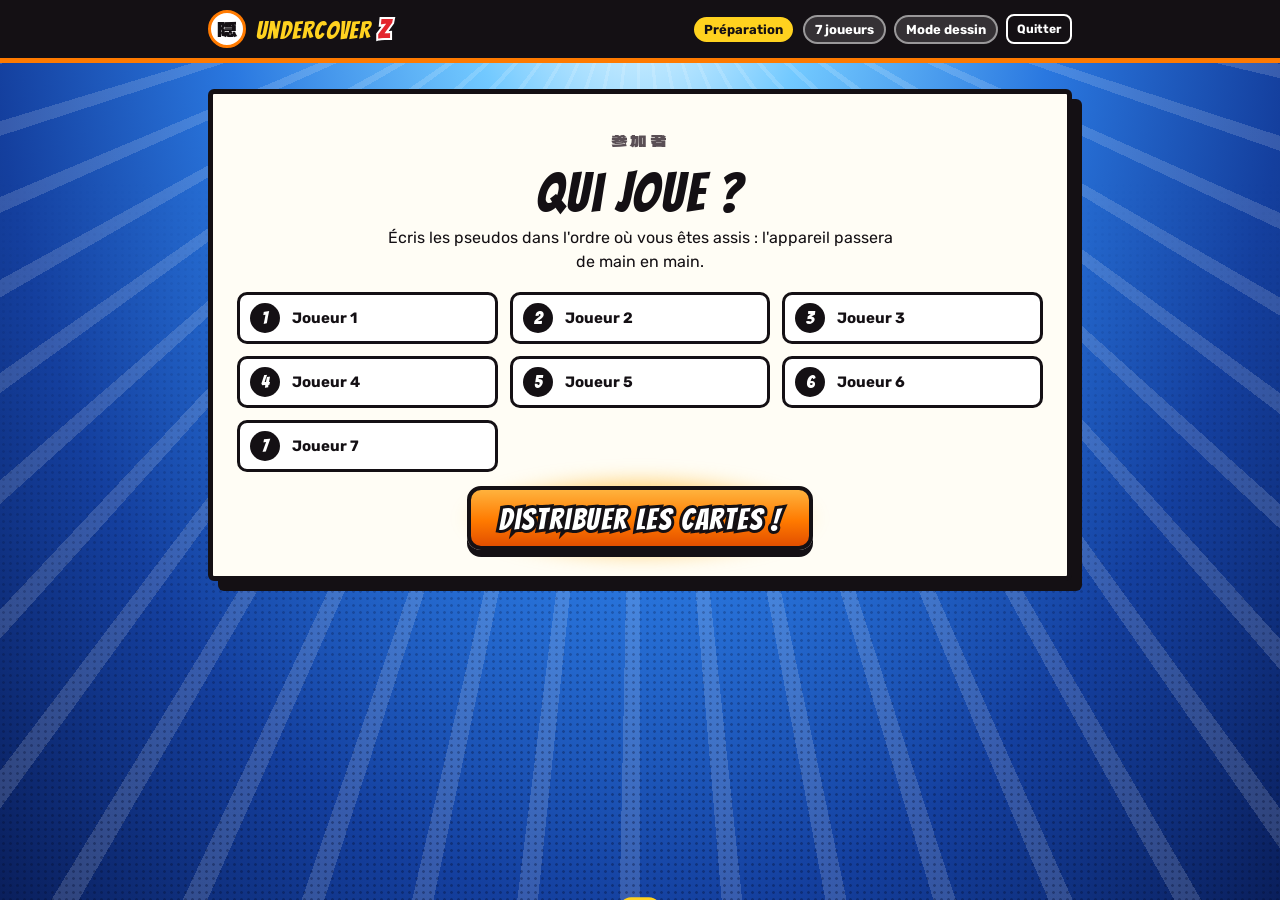
<file: partie.html>
<!doctype html>
<html lang="fr">
<head>
<meta charset="utf-8">
<meta name="viewport" content="width=device-width, initial-scale=1">
<title>Undercover Z — Partie</title>
<meta name="description" content="La partie en cours : distribution des cartes, tours de parole ou de dessin, puis vote pour démasquer les intrus.">
<link rel="icon" href="favicon.svg" type="image/svg+xml">
<link rel="apple-touch-icon" href="apple-touch-icon.png">
<link rel="manifest" href="manifest.json">
<meta name="theme-color" content="#141014">
<meta name="apple-mobile-web-app-capable" content="yes">
<meta name="apple-mobile-web-app-title" content="Undercover Z">
<link rel="preconnect" href="https://fonts.googleapis.com">
<link rel="preconnect" href="https://fonts.gstatic.com" crossorigin>
<link rel="stylesheet" href="https://fonts.googleapis.com/css2?family=Bangers&family=Dela+Gothic+One&family=Rubik:wght@400;500;700;900&display=swap">
<link rel="stylesheet" href="style-jeu.css">
</head>
<body>
<div class="bg" aria-hidden="true"><div class="rays"></div></div>

<svg width="0" height="0" style="position:absolute" aria-hidden="true" focusable="false">
  <defs>
    <symbol id="fighter" viewBox="0 0 64 64">
      <path d="M10 64 C12 52 22 49 32 49 C42 49 52 52 54 64 Z"/>
      <circle cx="32" cy="36" r="14"/>
      <path d="M17 34 L6 22 L17 23 L11 9 L24 17 L28 3 L34 15 L44 4 L43 18 L57 11 L49 25 L59 30 L47 33 Q32 22 17 34 Z"/>
    </symbol>
  </defs>
</svg>

<header class="topbar">
  <div class="topbar-in">
    <a class="brand" href="index.html" aria-label="Undercover Z, accueil">
      <span class="emblem" lang="ja" aria-hidden="true">隠</span>
      <span class="brand-name">Undercover <b>Z</b></span>
    </a>
    <div class="infos">
      <span class="tag manche" id="tag-manche">Manche 1</span>
      <span class="tag" id="tag-joueurs">7 joueurs</span>
      <span class="tag mode" id="tag-mode">Mode dessin</span>
      <a class="quitter" href="setup.html">Quitter</a>
    </div>
  </div>
</header>

<main class="wrap">

  <!-- 1 · Qui joue ? -->
  <section class="panel ecran" id="ecran-joueurs">
    <p class="jp" lang="ja">参加者</p>
    <h1>Qui joue ?</h1>
    <p>Écris les pseudos dans l'ordre où vous êtes assis : l'appareil passera de main en main.</p>
    <div class="noms" id="noms"></div>
    <button class="btn-ki" type="button" id="go-joueurs"><span>Distribuer les cartes !</span></button>
  </section>

  <!-- 2 · Passe l'appareil -->
  <section class="panel ecran" id="ecran-passe" hidden>
    <p class="jp" lang="ja">次の人へ</p>
    <div class="passe-flech" aria-hidden="true">▶ ▶ ▶</div>
    <h2 id="passe-titre">Passe l'appareil à</h2>
    <div class="passe-nom" id="passe-nom">Joueur 1</div>
    <p class="garde" id="passe-garde">Les autres : ne regardez pas l'écran !</p>
    <div><button class="btn-ki" type="button" id="passe-ok"><span>C'est moi</span></button></div>
  </section>

  <!-- 3 · Ta carte -->
  <section class="panel ecran" id="ecran-carte" hidden>
    <h2 id="carte-titre">Ta carte</h2>
    <div class="carte">
      <div class="carte-role" id="carte-role">Civil</div>
      <div class="carte-img">
        <img id="carte-img" alt="">
        <svg viewBox="0 0 64 64" aria-hidden="true" id="carte-silhouette"><use href="#fighter"/></svg>
        <span class="vide" id="carte-vide" hidden>?</span>
        <span class="sans" id="carte-sans">Image à ajouter</span>
      </div>
      <div class="carte-nom">
        <strong id="carte-perso">—</strong>
        <small id="carte-manga">—</small>
      </div>
    </div>
    <p class="petit" id="carte-note">Retiens-le, puis cache l'écran.</p>
    <div><button class="btn-ki" type="button" id="carte-ok"><span>C'est vu !</span></button></div>
    <div class="actions"><button class="btn2" type="button" id="carte-change">Je ne connais pas ce perso</button></div>
  </section>

  <!-- 4 · Tours de parole -->
  <section class="panel ecran" id="ecran-indices" hidden>
    <p class="jp" lang="ja">ヒント</p>
    <h2 id="indices-titre">Un indice chacun, à voix haute</h2>
    <p>Un seul mot ou une courte phrase sur ton perso. Ni le nom, ni un indice trop évident.</p>
    <ol class="ordre" id="ordre-liste"></ol>
    <div><button class="btn-ki" type="button" id="indice-ok"><span>Indice donné</span></button></div>
  </section>

  <!-- 5 · Dessin -->
  <section class="panel ecran" id="ecran-dessin" hidden>
    <p class="jp" lang="ja">一筆</p>
    <h2 id="dessin-titre">À toi le trait</h2>
    <p class="petit">Un seul trait, sans lever le doigt. Dès que tu relâches, il est gravé.</p>
    <div class="toile-box" id="toile-box">
      <canvas id="toile" aria-label="Dessin commun de la partie"></canvas>
      <span class="toile-tag" id="toile-tag">Trait de Joueur 1</span>
      <span class="toile-hint">Trace ton trait</span>
      <span class="toile-stamp">Trait gravé !</span>
    </div>
    <div><button class="btn-ki" type="button" id="dessin-ok" disabled><span>Au suivant</span></button></div>
  </section>

  <!-- 6 · Vote à main levée -->
  <section class="panel ecran" id="ecran-vote" hidden>
    <p class="jp" lang="ja">投票</p>
    <h2 id="vote-titre">Tout le monde pointe du doigt !</h2>
    <p class="petit" id="vote-sous">À trois, chacun pointe son suspect du doigt. Tapez ensuite le joueur désigné, puis éliminez-le.</p>
    <div class="grille" id="vote-grille"></div>
    <div><button class="btn-ki" type="button" id="vote-ok" disabled><span>Éliminer</span></button></div>
    <div class="actions">
      <button class="btn2" type="button" id="vote-decompte">Décompte 3 · 2 · 1</button>
      <button class="btn2" type="button" id="vote-personne">Personne ce tour-ci</button>
    </div>
  </section>

  <!-- 7 · Révélation -->
  <section class="panel ecran" id="ecran-revelation" hidden>
    <div class="verdict" id="rev-verdict">Éliminé</div>
    <h2 id="rev-titre">—</h2>
    <p id="rev-texte">—</p>
    <div class="votes" id="rev-votes"></div>
    <div><button class="btn-ki" type="button" id="rev-ok"><span>Continuer</span></button></div>
  </section>

  <!-- 8 · Mr. White devine -->
  <section class="panel ecran" id="ecran-mrwhite" hidden>
    <div class="verdict neutre">Mr. White démasqué</div>
    <h2 id="mw-titre">Dernière chance</h2>
    <p>Mr. White, tu es éliminé — mais si tu devines le perso des civils, les intrus gagnent la partie.</p>
    <div class="devine">
      <input id="mw-input" placeholder="Le perso des civils…" autocomplete="off" list="mw-liste">
      <datalist id="mw-liste"></datalist>
    </div>
    <div><button class="btn-ki" type="button" id="mw-ok"><span>Je tente !</span></button></div>
    <div class="actions"><button class="btn2" type="button" id="mw-passe">Je passe</button></div>
  </section>

  <!-- 9 · Fin -->
  <section class="panel ecran" id="ecran-fin" hidden>
    <div class="verdict" id="fin-verdict">Victoire</div>
    <h2 id="fin-titre">—</h2>
    <div class="duo-fin" id="fin-duo"></div>
    <div class="recap" id="fin-recap"></div>
    <div><button class="btn-ki" type="button" id="fin-rejouer"><span>Rejouer !</span></button></div>
    <div class="actions">
      <button class="btn2" type="button" id="fin-reglages">Changer les réglages</button>
      <button class="btn2 danger" type="button" id="fin-quitter">Retour à l'accueil</button>
    </div>
  </section>

  <!-- Pub : uniquement sur l'écran de fin, jamais pendant une manche -->
  <aside class="pub" id="pub-fin" aria-label="Publicité" hidden>
    <span class="pub-tag">Publicité</span>
    <div class="pub-zone" id="pub-fin-zone"></div>
  </aside>

</main>

<div class="decompte" id="decompte" hidden aria-hidden="true"><span id="decompte-n">3</span></div>
<div class="toast" id="toast" role="status"></div>

<script src="mots.js"></script>
<script src="jeu.js"></script>
<script src="partie.js"></script>
<script>
const $=s=>document.querySelector(s), $$=s=>[...document.querySelectorAll(s)];
const ROLES={civil:"Civil",undercover:"Undercover",mrwhite:"Mr. White"};

/* ---------- Réglages venant de l'écran de préparation ---------- */
function chargerReglages(){
  let r=null;
  try{ r=JSON.parse(sessionStorage.getItem("uz-partie")||"null"); }catch(_){}
  if(!r) r={mode:"dessin",players:7,uc:1,mw:1,mangas:Object.keys(BANQUE.mangas),duoType:"multivers",changementPerso:true,tours:2};
  if(!r.mangas||!r.mangas.length) r.mangas=Object.keys(BANQUE.mangas);
  if(!r.tours) r.tours=1;
  return r;
}
const reglages=chargerReglages();
let partie=null, file=[], fileIdx=0, choixVote=null;

/* ---------- Écrans ---------- */
const ECRANS=["joueurs","passe","carte","indices","dessin","vote","revelation","mrwhite","fin"];
function ecran(nom){
  ECRANS.forEach(e=>$("#ecran-"+e).hidden = e!==nom);
  $("#pub-fin").hidden = nom!=="fin";
  window.scrollTo({top:0,behavior:"instant"});
}
let toastTimer;
function toast(txt){
  const t=$("#toast");
  t.textContent=txt; t.classList.add("show");
  clearTimeout(toastTimer); toastTimer=setTimeout(()=>t.classList.remove("show"),2800);
}
function majInfos(){
  const e=partie?partie.etat():null;
  $("#tag-manche").textContent = !e ? "Préparation"
    : e.toursParManche>1 ? `Manche ${e.manche} · tour ${e.tour}/${e.toursParManche}`
    : `Manche ${e.manche}`;
  $("#tag-joueurs").textContent=`${reglages.players} joueurs`;
  $("#tag-mode").textContent=reglages.mode==="dessin"?"Mode dessin":"Mode voix haute";
}

/* ---------- 1 · pseudos ---------- */
$("#noms").innerHTML=Array.from({length:reglages.players},(_,i)=>
  `<label class="nom-champ"><span class="nom-num">${i+1}</span>
     <input id="nom-${i}" value="Joueur ${i+1}" maxlength="14" aria-label="Pseudo du joueur ${i+1}">
   </label>`).join("");
majInfos();

$("#go-joueurs").addEventListener("click",()=>{
  const noms=Array.from({length:reglages.players},(_,i)=>$("#nom-"+i).value.trim()||`Joueur ${i+1}`);
  partie=creerPartie("local",{
    joueurs:noms, undercover:reglages.uc, mrwhite:reglages.mw,
    mode:reglages.mode, mangas:reglages.mangas, duoType:reglages.duoType,
    changementPerso:reglages.changementPerso, tours:reglages.tours
  });
  $("#mw-liste").innerHTML=BANQUE.filtrer({mangas:reglages.mangas,type:reglages.duoType})
    .map(d=>`<option value="${d.civils.nom}"></option>`).join("");
  majInfos();
  lancerDistribution();
});

/* ---------- 2 · passage de l'appareil ---------- */
function passerA(nom, apres, titre, secret){
  const g=$("#passe-garde");
  if(secret===false){
    g.className="garde ouvert";
    g.textContent="Tout le monde peut regarder le dessin.";
  }else{
    g.className="garde";
    g.textContent="Les autres : ne regardez pas l'écran !";
  }
  $("#passe-titre").textContent=titre||"Passe l'appareil à";
  $("#passe-nom").textContent=nom;
  $("#passe-ok").onclick=apres;
  $("#passe-ok").querySelector("span").textContent=`C'est moi, ${nom}`;
  ecran("passe");
}

/* ---------- 3 · distribution ---------- */
function lancerDistribution(){
  file=partie.etat().joueurs.map(j=>j.id); fileIdx=0;
  prochaineCarte();
}
function prochaineCarte(){
  if(fileIdx>=file.length){
    /* Jamais le duo à l'écran ici : tout le monde regarde. */
    toast("Tout le monde a sa carte. Que la manche commence !");
    partie.envoyer({type:"demarrer"});
    lancerManche();
    return;
  }
  const id=file[fileIdx];
  const j=partie.etat().joueurs.find(x=>x.id===id);
  passerA(j.nom, ()=>afficherCarte(id), "Carte secrète pour");
}
function afficherCarte(id){
  const c=partie.maCarte(id);
  $("#carte-titre").textContent=`${c.nom}, voilà ta carte`;
  const role=$("#carte-role");
  role.className="carte-role "+c.role;
  role.textContent=ROLES[c.role];
  const img=$("#carte-img"), sil=$("#carte-silhouette"), vide=$("#carte-vide"), sans=$("#carte-sans");
  if(c.perso){
    $("#carte-perso").textContent=c.perso.nom;
    $("#carte-manga").textContent=c.perso.mangaNom;
    $("#carte-note").textContent="Retiens-le, puis cache l'écran.";
    vide.hidden=true; sil.hidden=false; sans.hidden=false;
    img.hidden=true; img.src=c.perso.photo;
  }else{
    $("#carte-perso").textContent="Aucun perso";
    $("#carte-manga").textContent="à toi de bluffer";
    $("#carte-note").textContent="Tu n'as aucun perso : écoute les autres, fais comme si, et survis.";
    img.hidden=true; img.removeAttribute("src");
    sil.hidden=true; sans.hidden=true; vide.hidden=false;
  }
  $("#carte-change").hidden=!partie.etat().changementPerso||!c.perso;
  $("#carte-ok").onclick=()=>{ partie.envoyer({type:"vu",joueur:id}); fileIdx++; prochaineCarte(); };
  $("#carte-change").onclick=()=>{
    partie.envoyer({type:"changerDuo"});
    toast("Nouveau duo pioché : tout le monde revoit sa carte, les rôles ne changent pas.");
    lancerDistribution();
  };
  ecran("carte");
}
$("#carte-img").addEventListener("load",()=>{ $("#carte-img").hidden=false; $("#carte-sans").hidden=true; $("#carte-silhouette").hidden=true; });
$("#carte-img").addEventListener("error",()=>{ $("#carte-img").hidden=true; $("#carte-sans").hidden=false; $("#carte-silhouette").hidden=false; });

/* ---------- 4 · manche (indices ou dessin) ---------- */
function lancerManche(){
  majInfos();
  const e=partie.etat();
  if(e.mode==="dessin") tourDessin();
  else { majOrdre(); ecran("indices"); }
}
function majOrdre(){
  const e=partie.etat();
  $("#indices-titre").textContent = e.toursParManche>1
    ? `Tour ${e.tour} sur ${e.toursParManche} : un indice chacun`
    : "Un indice chacun, à voix haute";
  $("#ordre-liste").innerHTML=e.ordre.map((id,i)=>{
    const j=e.joueurs.find(x=>x.id===id);
    const cls=i===e.tourIdx?"actuel":(i<e.tourIdx?"fait":"");
    const etat=i===e.tourIdx?"à toi !":(i<e.tourIdx?"fait":"");
    return `<li class="${cls}"><span class="n">${i+1}</span>${j.nom}<span class="etat">${etat}</span></li>`;
  }).join("");
}
$("#indice-ok").addEventListener("click",()=>{
  const fini=partie.envoyer({type:"tourSuivant"});
  if(fini){ lancerVote(); return; }
  majOrdre(); majInfos();
});

/* ---------- 5 · dessin : un trait par joueur ---------- */
const cv=$("#toile"), boite=$("#toile-box"), ctx=cv.getContext("2d");
let traitEnCours=null, verrou=false, dernier=null;
function dimensions(){ const r=cv.getBoundingClientRect(); return {w:r.width,h:r.height}; }
function tailleToile(){
  const r=cv.getBoundingClientRect(), d=window.devicePixelRatio||1;
  cv.width=Math.round(r.width*d); cv.height=Math.round(r.height*d);
  ctx.setTransform(d,0,0,d,0,0);
  redessiner();
}
function redessiner(){
  const {w,h}=dimensions();
  ctx.fillStyle="#fff"; ctx.fillRect(0,0,w,h);
  ctx.strokeStyle="#000"; ctx.lineWidth=4; ctx.lineCap="round"; ctx.lineJoin="round";
  const trace=pts=>{
    ctx.beginPath();
    pts.forEach(([x,y],i)=> i?ctx.lineTo(x*w,y*h):ctx.moveTo(x*w,y*h));
    if(pts.length===1) ctx.lineTo(pts[0][0]*w+.01,pts[0][1]*h);
    ctx.stroke();
  };
  if(partie) partie.etat().traits.forEach(t=>trace(t.points));
  if(traitEnCours&&traitEnCours.length) trace(traitEnCours);
}
const relatif=e=>{ const r=cv.getBoundingClientRect(); return [(e.clientX-r.left)/r.width,(e.clientY-r.top)/r.height]; };
cv.addEventListener("pointerdown",e=>{
  if(verrou) return;
  traitEnCours=[relatif(e)]; dernier=traitEnCours[0];
  cv.setPointerCapture(e.pointerId);
  boite.classList.add("touche");
  redessiner();
});
cv.addEventListener("pointermove",e=>{
  if(!traitEnCours) return;
  const {w,h}=dimensions();
  /* les points intermédiaires quand ils existent, sinon l'événement lui-même */
  let pts=e.getCoalescedEvents?e.getCoalescedEvents():[];
  if(!pts.length) pts=[e];
  ctx.beginPath(); ctx.moveTo(dernier[0]*w,dernier[1]*h);
  for(const p of pts){ const q=relatif(p); traitEnCours.push(q); ctx.lineTo(q[0]*w,q[1]*h); dernier=q; }
  ctx.stroke();
});
function finTrait(){
  if(!traitEnCours) return;
  const j=partie.jeu.joueurActuel();
  partie.envoyer({type:"trait",joueur:j.id,points:traitEnCours});
  traitEnCours=null; verrou=true;
  boite.classList.add("verrou");
  $("#dessin-ok").disabled=false;
}
cv.addEventListener("pointerup",finTrait);
cv.addEventListener("pointercancel",finTrait);
window.addEventListener("resize",tailleToile);

function tourDessin(){
  const e=partie.etat(), j=partie.jeu.joueurActuel();
  majInfos();
  passerA(j.nom, ()=>{
    verrou=false; traitEnCours=null;
    boite.classList.remove("verrou","touche");
    $("#dessin-ok").disabled=true;
    $("#dessin-titre").textContent=`${j.nom}, à toi le trait`;
    $("#toile-tag").textContent = e.toursParManche>1
      ? `Trait de ${j.nom} · tour ${e.tour}/${e.toursParManche}`
      : `Trait de ${j.nom}`;
    ecran("dessin");
    tailleToile();
  }, "Le crayon passe à", false);
}
$("#dessin-ok").addEventListener("click",()=>{
  const fini=partie.envoyer({type:"tourSuivant"});
  if(fini) lancerVote(); else tourDessin();
});

/* ---------- 6 · vote à main levée ----------
   En local, personne ne vote sur l'appareil : le groupe pointe du doigt en
   même temps, puis on désigne l'éliminé et on confirme. (En ligne, chacun
   cliquera sur son propre écran au même moment : jeu.js sait déjà compter
   les voix, c'est l'écran qui changera.) */
function lancerVote(){
  const e=partie.etat();
  choixVote=null;
  $("#vote-grille").innerHTML=e.joueurs.filter(j=>j.vivant).map(j=>
    `<button class="cible" type="button" data-cible="${j.id}" aria-pressed="false">
       <svg class="tok" viewBox="0 0 64 64" aria-hidden="true"><use href="#fighter"/></svg>
       ${j.nom}</button>`).join("");
  $$("#vote-grille .cible").forEach(b=>b.addEventListener("click",()=>{
    choixVote=+b.dataset.cible;
    $$("#vote-grille .cible").forEach(o=>o.setAttribute("aria-pressed",o===b));
    $("#vote-ok").disabled=false;
    $("#vote-ok span").textContent="Éliminer "+b.textContent.trim();
  }));
  $("#vote-ok").disabled=true;
  $("#vote-ok span").textContent="Éliminer";
  ecran("vote");
}
function appliquerElimination(cible){
  partie.envoyer({type:"eliminer",cible});
  const e=partie.etat();
  $("#rev-votes").innerHTML="";
  if(e.phase==="mrwhite"){
    $("#mw-titre").textContent=`${e.joueurs.find(j=>j.id===e.elimine).nom} était Mr. White !`;
    $("#mw-input").value="";
    ecran("mrwhite");
    return;
  }
  afficherRevelation();
}
$("#vote-ok").addEventListener("click",()=>{
  if(choixVote===null) return;
  appliquerElimination(choixVote);
});
$("#vote-personne").addEventListener("click",()=>appliquerElimination(null));

/* décompte pour lancer le geste collectif */
$("#vote-decompte").addEventListener("click",()=>{
  const boite=$("#decompte"), n=$("#decompte-n");
  const suite=["3","2","1","Pointez !"];
  let i=0;
  boite.hidden=false;
  (function tic(){
    if(i>=suite.length){ boite.hidden=true; return; }
    const txt=suite[i++];
    n.textContent=txt;
    n.classList.toggle("mot",isNaN(+txt));
    n.style.animation="none"; void n.offsetWidth; n.style.animation="";
    setTimeout(tic, i===suite.length?900:700);
  })();
});

/* ---------- 7 · révélation ---------- */
function afficherRevelation(){
  const e=partie.etat();
  const v=$("#rev-verdict");
  if(e.elimine===null){
    v.className="verdict neutre"; v.textContent="Personne !";
    $("#rev-titre").textContent="Encore une égalité";
    $("#rev-texte").textContent="Personne n'est éliminé ce tour-ci. La partie continue.";
  }else{
    const j=e.joueurs.find(x=>x.id===e.elimine);
    const estIntrus=j.role!=="civil";
    v.className="verdict "+(estIntrus?"civils":"intrus");
    v.textContent=estIntrus?"Bien joué !":"Raté !";
    $("#rev-titre").textContent=`${j.nom} était ${ROLES[j.role]}`;
    if(j.role==="mrwhite"){
      $("#rev-texte").textContent=e.motDevine===false
        ? `Mr. White s'est trompé : le perso des civils était ${e.duo.civils.nom}.`
        : "Mr. White est éliminé.";
    }else if(estIntrus){
      $("#rev-texte").textContent=`Son perso : ${e.duo.infiltre.nom} (${e.duo.infiltre.mangaNom}).`;
    }else{
      $("#rev-texte").textContent=`C'était un civil : ${e.duo.civils.nom} (${e.duo.civils.mangaNom}). Les intrus respirent.`;
    }
  }
  ecran("revelation");
}
$("#rev-ok").addEventListener("click",()=>{
  const fin=partie.envoyer({type:"continuer"});
  if(fin) afficherFin(); else lancerManche();
});

/* ---------- 8 · Mr. White devine ---------- */
$("#mw-ok").addEventListener("click",()=>{
  const bon=partie.envoyer({type:"deviner",texte:$("#mw-input").value});
  if(bon) afficherFin(); else afficherRevelation();
});
$("#mw-passe").addEventListener("click",()=>{
  partie.envoyer({type:"deviner",texte:""});
  afficherRevelation();
});
$("#mw-input").addEventListener("keydown",e=>{ if(e.key==="Enter") $("#mw-ok").click(); });

/* ---------- 9 · fin ---------- */
function afficherFin(){
  const e=partie.etat();
  const civils=e.gagnant==="civils";
  const v=$("#fin-verdict");
  v.className="verdict "+(civils?"civils":"intrus");
  v.textContent=civils?"Les civils gagnent !":"Les intrus gagnent !";
  const civilsVivants=e.joueurs.filter(j=>j.vivant&&j.role==="civil").length;
  $("#fin-titre").textContent=e.motDevine
    ? "Mr. White a deviné le perso des civils sur le fil !"
    : civils ? "Tous les intrus sont démasqués."
    : civilsVivants===0 ? "Plus aucun civil en jeu."
    : "Il ne reste qu'un seul civil : les intrus l'emportent.";
  $("#fin-duo").innerHTML=
    `<span>Civils : <b>${e.duo.civils.nom}</b></span>
     <span>Undercover : <b>${e.duo.infiltre.nom}</b></span>
     ${e.joueurs.some(j=>j.role==="mrwhite")?"<span>Mr. White : <b>aucun perso</b></span>":""}`;
  $("#fin-recap").innerHTML=e.joueurs.map(j=>
    `<div class="${j.vivant?"":"mort"}">
       <svg class="tok" viewBox="0 0 64 64" aria-hidden="true" style="width:30px;height:30px;fill:${j.role==="civil"?"var(--sky)":j.role==="undercover"?"var(--red)":"#6c6370"};stroke:var(--ink);stroke-width:3.5;paint-order:stroke"><use href="#fighter"/></svg>
       ${j.nom}<span class="role ${j.role}">${ROLES[j.role]}</span>
     </div>`).join("");
  ecran("fin");
  majInfos();
}
$("#fin-rejouer").addEventListener("click",()=>{
  partie.envoyer({type:"rejouer"});
  majInfos();
  lancerDistribution();
});
$("#fin-reglages").addEventListener("click",()=>location.href="setup.html");
$("#fin-quitter").addEventListener("click",()=>location.href="index.html");

ecran("joueurs");
</script>
</body>
</html>
</file>
<file: style-jeu.css>
/* ====================================================================
   UNDERCOVER Z — styles des ecrans de jeu
   Partage par partie.html (local) et enligne.html (en ligne).
   ==================================================================== */
:root{
  --ink:#141014;
  --paper:#fffdf5;
  --orange:#ff7a00;
  --yellow:#ffd21f;
  --red:#e3262e;
  --blue:#1d4fb8;
  --sky:#3fa9ff;
  --scouter:#6dff7a;
  --muted:#5a4f55;
  --burst:polygon(100% 50%,82.8% 58.8%,93.3% 75%,74% 74%,75% 93.3%,58.8% 82.8%,50% 100%,41.2% 82.8%,25% 93.3%,26% 74%,6.7% 75%,17.2% 58.8%,0% 50%,17.2% 41.2%,6.7% 25%,26% 26%,25% 6.7%,41.2% 17.2%,50% 0%,58.8% 17.2%,75% 6.7%,74% 26%,93.3% 25%,82.8% 41.2%);
  --f-title:"Bangers","Impact","Arial Black",sans-serif;
  --f-jp:"Dela Gothic One","Yu Gothic UI","Meiryo",sans-serif;
  --f-body:"Rubik",system-ui,"Segoe UI",sans-serif;
}
*,*::before,*::after{box-sizing:border-box}
[hidden]{display:none!important}
html,body{margin:0}
body{font-family:var(--f-body);color:var(--ink);background:#143f9e;min-height:100vh;overflow-x:hidden}
button,input{font:inherit;color:inherit}
:focus-visible{outline:3px dashed var(--yellow);outline-offset:3px}

/* ---------- Fond ---------- */
.bg{position:fixed;inset:0;z-index:-1;overflow:hidden;
  background:radial-gradient(ellipse at 50% -8%, #dff5ff 0 5%, #72c9ff 20%, #2a78e0 46%, #143f9e 72%, #0a1f5c 100%)}
.bg .rays{position:absolute;left:50%;top:-8%;width:260vmax;height:260vmax;transform:translate(-50%,-50%);
  background:repeating-conic-gradient(from 0deg, rgba(255,255,255,.15) 0deg 1.2deg, transparent 1.2deg 6deg);
  animation:spin 200s linear infinite}
.bg::after{content:"";position:absolute;inset:0;
  background-image:radial-gradient(rgba(5,15,50,.35) 1.1px, transparent 1.6px);background-size:7px 7px;
  -webkit-mask-image:linear-gradient(180deg, transparent 20%, #000 90%);mask-image:linear-gradient(180deg, transparent 20%, #000 90%)}
@keyframes spin{to{transform:translate(-50%,-50%) rotate(360deg)}}

/* ---------- Barre du haut ---------- */
.topbar{position:sticky;top:0;z-index:30;background:var(--ink);color:#fff;border-bottom:5px solid var(--orange)}
.topbar-in{max-width:900px;margin:0 auto;padding:10px 18px;display:flex;align-items:center;justify-content:space-between;gap:10px 18px;flex-wrap:wrap}
.brand{display:flex;align-items:center;gap:10px;color:#fff;text-decoration:none}
.emblem{display:grid;place-items:center;width:38px;height:38px;border-radius:50%;background:#fff;color:var(--ink);font:400 20px/1 var(--f-jp);border:3px solid var(--orange)}
.brand-name{font:400 25px/1 var(--f-title);letter-spacing:.05em;color:var(--yellow)}
.brand-name b{font-weight:400;color:var(--red);-webkit-text-stroke:4px #fff;paint-order:stroke fill;font-size:28px}
.infos{display:flex;align-items:center;gap:8px;flex-wrap:wrap;font-size:13px;font-weight:700}
.tag{padding:5px 10px;border-radius:20px;background:rgba(255,255,255,.14);border:2px solid rgba(255,255,255,.5)}
.tag.manche{background:var(--yellow);color:var(--ink);border-color:var(--ink)}
.quitter{color:#fff;font-weight:700;font-size:12px;text-decoration:none;border:2px solid #fff;border-radius:8px;padding:6px 9px}
.quitter:hover{background:#fff;color:var(--ink)}

.wrap{max-width:900px;margin:0 auto;padding:26px 18px 70px}
.panel{position:relative;isolation:isolate;background:var(--paper);border:5px solid var(--ink);border-radius:6px;box-shadow:10px 10px 0 var(--ink)}
.ecran{padding:34px 24px 26px;text-align:center}
.ecran h1{margin:0 0 6px;font:400 clamp(34px,6vw,54px)/1 var(--f-title);letter-spacing:.03em;text-wrap:balance}
.ecran h2{margin:0 0 14px;font:400 clamp(26px,4.4vw,36px)/1.05 var(--f-title);letter-spacing:.03em;text-wrap:balance}
.ecran p{margin:0 auto 14px;max-width:52ch;font-size:16px;line-height:1.5}
.ecran .petit{font-size:13px;color:var(--muted)}
.jp{font:400 17px/1 var(--f-jp);letter-spacing:.2em;color:var(--muted)}

/* ---------- Boutons ---------- */
.btn-ki{position:relative;top:0;display:inline-block;margin-top:8px;padding:15px 28px 11px;border:4px solid var(--ink);border-radius:14px;cursor:pointer;
  background:linear-gradient(180deg,#ffb23d 0%,#ff7a00 55%,#e24f00 100%);box-shadow:0 7px 0 var(--ink);
  font:400 30px/1 var(--f-title);letter-spacing:.06em;color:#fff;transition:top .08s, box-shadow .08s}
.btn-ki span{position:relative;-webkit-text-stroke:6px var(--ink);paint-order:stroke fill}
.btn-ki::before{content:"";position:absolute;inset:-18px -12px;border-radius:32px;z-index:-1;
  background:radial-gradient(closest-side,#ffe14a,rgba(255,170,0,.5) 60%,transparent);filter:blur(8px);animation:aura 1.1s ease-in-out infinite alternate}
.btn-ki:hover{top:-2px;box-shadow:0 9px 0 var(--ink)}
.btn-ki:active{top:5px;box-shadow:0 2px 0 var(--ink)}
.btn-ki:disabled{cursor:not-allowed;top:0;filter:grayscale(.85);opacity:.55}
.btn-ki:disabled::before{display:none}
@keyframes aura{from{transform:scale(.95,.88);opacity:.55}to{transform:scale(1.04,1.12);opacity:1}}
.btn2{margin:10px 6px 0;padding:11px 16px;border:3px solid var(--ink);border-radius:10px;background:#fff;font-weight:700;font-size:14px;cursor:pointer;box-shadow:0 4px 0 var(--ink);position:relative;top:0}
.btn2:active{top:3px;box-shadow:0 1px 0 var(--ink)}
.btn2:hover{background:var(--yellow)}
.btn2.danger:hover{background:#ffd9d9}
.actions{margin-top:10px}

/* ---------- Saisie des joueurs ---------- */
.noms{display:grid;grid-template-columns:repeat(auto-fit,minmax(220px,1fr));gap:12px;margin:18px 0 6px;text-align:left}
.nom-champ{display:flex;align-items:center;gap:10px;padding:8px 10px;border:3px solid var(--ink);border-radius:10px;background:#fff}
.nom-num{flex:none;display:grid;place-items:center;width:30px;height:30px;border-radius:50%;background:var(--ink);color:#fff;font:400 18px/1 var(--f-title)}
.nom-champ input{flex:1;min-width:0;border:0;outline:none;font-size:15px;font-weight:700;background:transparent}

/* ---------- Passage de l'appareil ---------- */
.passe-flech{font:400 56px/1 var(--f-title);color:var(--orange);-webkit-text-stroke:6px var(--ink);paint-order:stroke fill;animation:glisse 1.4s ease-in-out infinite alternate}
@keyframes glisse{from{transform:translateX(-10px)}to{transform:translateX(10px)}}
.passe-nom{display:inline-block;margin:6px 0 10px;padding:10px 22px 6px;background:var(--ink);color:var(--yellow);font:400 clamp(34px,7vw,52px)/1 var(--f-title);letter-spacing:.04em;border-radius:10px;transform:rotate(-1.5deg)}
.garde{display:inline-block;margin-top:4px;padding:8px 14px;border:3px dashed var(--red);border-radius:10px;background:#fff3f3;font-weight:700;font-size:14px;color:#9b1118}
.garde.ouvert{border-color:var(--blue);border-style:solid;background:#eef5ff;color:#13306e}

/* Décompte du vote à main levée */
.decompte{position:fixed;inset:0;z-index:60;display:grid;place-items:center;background:rgba(10,31,92,.86)}
.decompte span{font:400 clamp(110px,38vw,280px)/1 var(--f-title);color:var(--yellow);
  -webkit-text-stroke:12px var(--ink);paint-order:stroke fill;animation:pouf .45s ease-out}
.decompte span.mot{font-size:clamp(44px,12vw,120px);-webkit-text-stroke:9px var(--ink)}
@keyframes pouf{from{transform:scale(2.3);opacity:0}to{transform:scale(1);opacity:1}}

/* ---------- Carte perso ---------- */
.carte{max-width:300px;margin:0 auto 6px;border:5px solid var(--ink);border-radius:16px;overflow:hidden;background:#fff;box-shadow:8px 8px 0 var(--ink)}
.carte-role{padding:10px 12px 8px;font:400 26px/1 var(--f-title);letter-spacing:.06em;color:#fff;border-bottom:5px solid var(--ink);-webkit-text-stroke:5px var(--ink);paint-order:stroke fill}
.carte-role.civil{background:var(--sky)}
.carte-role.undercover{background:var(--red)}
.carte-role.mrwhite{background:#efeced;color:var(--ink);-webkit-text-stroke:0}
.carte-img{position:relative;aspect-ratio:1;display:grid;place-items:center;background:repeating-linear-gradient(45deg,#f4f1f2 0 9px,#eae6e8 9px 18px)}
.carte-img img{position:absolute;inset:0;width:100%;height:100%;object-fit:cover}
.carte-img > svg{width:54%;height:54%;fill:#c7bfc3}
.carte-img .sans{position:absolute;left:0;right:0;bottom:0;padding:5px 0;font-size:10px;font-weight:700;letter-spacing:.12em;text-transform:uppercase;color:#fff;background:rgba(20,16,20,.72)}
.carte-img .vide{font:400 70px/1 var(--f-title);color:#b9b0b6}
.carte-nom{padding:12px 10px 14px;border-top:5px solid var(--ink)}
.carte-nom strong{display:block;font:400 32px/1 var(--f-title);letter-spacing:.03em;font-weight:400}
.carte-nom small{display:block;margin-top:5px;font-size:12px;font-weight:700;letter-spacing:.08em;text-transform:uppercase;color:var(--muted)}

/* ---------- Ordre de parole ---------- */
.ordre{display:grid;gap:8px;max-width:420px;margin:18px auto 6px;text-align:left}
.ordre li{display:flex;align-items:center;gap:12px;padding:10px 12px;border:3px solid var(--ink);border-radius:10px;background:#fff;font-weight:700}
.ordre li .n{flex:none;display:grid;place-items:center;width:28px;height:28px;border-radius:50%;background:#efeced;font:400 17px/1 var(--f-title)}
.ordre li.actuel{background:var(--yellow);box-shadow:4px 4px 0 var(--ink)}
.ordre li.actuel .n{background:var(--ink);color:#fff}
.ordre li.fait{opacity:.5}
.ordre li .etat{margin-left:auto;font-size:12px;letter-spacing:.06em;text-transform:uppercase}

/* ---------- Dessin ---------- */
.toile-box{position:relative;max-width:560px;margin:14px auto 0;border:4px solid var(--ink);border-radius:12px;background:#fff;overflow:hidden;box-shadow:6px 6px 0 var(--ink)}
.toile-box canvas{display:block;width:100%;aspect-ratio:4/3;touch-action:none;cursor:crosshair}
.toile-box.verrou canvas{cursor:not-allowed}
.toile-tag{position:absolute;left:10px;top:10px;padding:5px 8px 3px;font:400 17px/1 var(--f-title);letter-spacing:.05em;background:var(--yellow);border:3px solid var(--ink);border-radius:6px;pointer-events:none}
.toile-hint{position:absolute;inset:auto 0 12px;text-align:center;font-size:13px;font-weight:700;letter-spacing:.08em;text-transform:uppercase;color:#a79ca1;pointer-events:none;transition:opacity .2s}
.toile-box.touche .toile-hint{opacity:0}
.toile-stamp{position:absolute;top:50%;left:50%;transform:translate(-50%,-50%) rotate(-12deg) scale(2.2);opacity:0;pointer-events:none;white-space:nowrap;
  font:400 40px/1 var(--f-title);letter-spacing:.04em;color:var(--red);background:rgba(255,255,255,.86);border:5px solid var(--red);border-radius:10px;padding:8px 14px 4px;
  transition:transform .28s cubic-bezier(.3,1.6,.5,1), opacity .15s}
/* le tampon s'efface pour laisser voir le dessin */
.toile-box.verrou .toile-stamp{animation:tampon 2s cubic-bezier(.3,1.6,.5,1) forwards}
@keyframes tampon{
  0%{opacity:0;transform:translate(-50%,-50%) rotate(-12deg) scale(2.2)}
  18%{opacity:1;transform:translate(-50%,-50%) rotate(-12deg) scale(1)}
  70%{opacity:1;transform:translate(-50%,-50%) rotate(-12deg) scale(1)}
  100%{opacity:0;transform:translate(-50%,-50%) rotate(-12deg) scale(1)}
}

/* ---------- Vote ---------- */
.grille{display:grid;grid-template-columns:repeat(auto-fit,minmax(150px,1fr));gap:12px;max-width:620px;margin:18px auto 8px}
.cible{display:flex;align-items:center;gap:10px;padding:14px 12px;border:4px solid var(--ink);border-radius:12px;background:#fff;cursor:pointer;box-shadow:5px 5px 0 var(--ink);text-align:left;font-weight:700;font-size:16px}
.cible:hover{background:#fff6db}
.cible[aria-pressed="true"]{background:var(--red);color:#fff}
.cible .tok{flex:none;width:34px;height:34px;overflow:visible;fill:var(--sky);stroke:var(--ink);stroke-width:3.5;paint-order:stroke;stroke-linejoin:round}
.cible[aria-pressed="true"] .tok{fill:#fff}
.cible:disabled{opacity:.4;cursor:not-allowed;box-shadow:5px 5px 0 var(--ink)}

/* ---------- Révélation / fin ---------- */
.verdict{display:inline-block;padding:10px 20px 6px;margin-bottom:12px;border:5px solid var(--ink);border-radius:12px;font:400 clamp(30px,5.5vw,44px)/1 var(--f-title);letter-spacing:.04em;color:#fff;transform:rotate(-1.5deg)}
.verdict.civils{background:var(--sky)}
.verdict.intrus{background:var(--red)}
.verdict.neutre{background:#efeced;color:var(--ink)}
.votes{display:grid;gap:6px;max-width:360px;margin:14px auto;text-align:left;font-size:14px;font-weight:700}
.votes div{display:flex;justify-content:space-between;gap:10px;padding:8px 12px;border:3px solid var(--ink);border-radius:8px;background:#fff}
.recap{display:grid;gap:8px;max-width:460px;margin:16px auto 0;text-align:left}
.recap div{display:flex;align-items:center;gap:10px;padding:10px 12px;border:3px solid var(--ink);border-radius:10px;background:#fff;font-weight:700}
.recap .role{margin-left:auto;padding:4px 9px;border-radius:20px;font-size:11px;letter-spacing:.08em;text-transform:uppercase;color:#fff}
.recap .role.civil{background:var(--sky)}
.recap .role.undercover{background:var(--red)}
.recap .role.mrwhite{background:#6c6370}
.recap .mort{text-decoration:line-through;opacity:.6}
.duo-fin{display:flex;justify-content:center;gap:10px;flex-wrap:wrap;margin:14px 0 4px;font-weight:700}
.duo-fin span{padding:8px 12px;border:3px solid var(--ink);border-radius:10px;background:#fff}
.devine{display:flex;gap:10px;justify-content:center;flex-wrap:wrap;margin:14px 0 6px}
.devine input{width:min(320px,100%);padding:13px 14px;border:3px solid var(--ink);border-radius:10px;background:#fff;font-size:16px;font-weight:700}
.devine input:focus{outline:none;border-color:var(--orange);box-shadow:0 0 0 4px rgba(255,122,0,.3)}

/* ---------- Pub (jamais pendant une manche) ---------- */
.pub{display:block;width:100%;max-width:760px;margin:40px auto 0}
.pub-tag{display:block;margin-bottom:6px;font-size:10px;font-weight:700;letter-spacing:.18em;text-transform:uppercase;color:#fff}
.pub-zone{display:grid;place-items:center;min-height:104px;padding:8px;border:3px dashed rgba(255,255,255,.75);border-radius:12px;background:rgba(255,255,255,.14)}
.pub-zone:empty::after{content:"Emplacement libre · bannière 728 × 90 (320 × 100 sur mobile)";padding:0 12px;font-size:12px;font-weight:700;color:#fff;text-align:center}
@media (min-width:760px){.pub-zone{min-height:94px}}

.toast{position:fixed;left:50%;bottom:22px;z-index:50;max-width:calc(100% - 32px);transform:translate(-50%,160%);
  padding:13px 18px;border:3px solid var(--yellow);border-radius:12px;background:var(--ink);color:#fff;font-weight:700;font-size:14px;
  transition:transform .3s cubic-bezier(.3,1.6,.5,1)}
.toast.show{transform:translate(-50%,0)}

@media (max-width:520px){
  .ecran{padding:26px 14px 20px}
  .infos .tag.mode{display:none}
}
@media (prefers-reduced-motion:reduce){*,*::before,*::after{animation:none!important;transition:none!important}}

/* ====================================================================
   MODE EN LIGNE
   ==================================================================== */

/* code du salon */
.code-salon{display:inline-flex;align-items:center;gap:10px;margin:6px 0 4px;padding:12px 20px 8px;
  background:var(--ink);color:var(--yellow);border-radius:12px;
  font:400 clamp(34px,8vw,52px)/1 var(--f-title);letter-spacing:.16em}
.code-copier{border:3px solid var(--yellow);background:none;color:var(--yellow);border-radius:8px;
  padding:6px 9px;font:inherit;font-family:var(--f-body);font-size:11px;font-weight:700;letter-spacing:.1em;
  text-transform:uppercase;cursor:pointer}
.code-copier:hover{background:var(--yellow);color:var(--ink)}

/* liste des joueurs du salon */
.salon-liste{display:grid;gap:8px;max-width:420px;margin:18px auto 6px;text-align:left}
.salon-joueur{display:flex;align-items:center;gap:10px;padding:10px 12px;border:3px solid var(--ink);
  border-radius:10px;background:#fff;font-weight:700;animation:drop .3s cubic-bezier(.3,1.6,.5,1) both}
.salon-joueur .tok{flex:none;width:32px;height:32px;overflow:visible;fill:var(--sky);stroke:var(--ink);
  stroke-width:3.5;paint-order:stroke;stroke-linejoin:round}
.salon-joueur .marque{margin-left:auto;font-size:11px;font-weight:700;letter-spacing:.08em;text-transform:uppercase;
  padding:4px 8px;border-radius:20px;background:var(--yellow)}
.salon-joueur.moi{box-shadow:4px 4px 0 var(--ink)}
.salon-vide{padding:14px;border:3px dashed var(--ink);border-radius:10px;background:#fff;font-weight:700;color:var(--muted)}

/* bandeau d'attente */
.attente{display:flex;align-items:center;justify-content:center;gap:12px;margin:16px auto 0;max-width:460px;
  padding:14px 18px;border:3px solid var(--ink);border-radius:12px;background:var(--ink);color:#fff;font-weight:700}
.attente .points{display:inline-flex;gap:4px}
.attente .points i{width:7px;height:7px;border-radius:50%;background:var(--yellow);animation:pulse 1s infinite}
.attente .points i:nth-child(2){animation-delay:.15s}
.attente .points i:nth-child(3){animation-delay:.3s}
@keyframes pulse{0%,100%{opacity:.25;transform:translateY(0)}50%{opacity:1;transform:translateY(-4px)}}

/* progression (cartes vues, votes) */
.jauge-salon{max-width:420px;margin:14px auto 0}
.jauge-salon .barre{height:12px;border:3px solid var(--ink);border-radius:8px;background:#fff;overflow:hidden}
.jauge-salon .barre i{display:block;height:100%;width:0;background:var(--sky);transition:width .3s}
.jauge-salon p{margin:7px 0 0;font-size:13px;font-weight:700;color:var(--muted)}

/* toile en lecture seule pendant le tour d'un autre */
.toile-box.lecture canvas{cursor:default}
.toile-box.lecture .toile-hint{display:none}

/* qui joue, en haut des ecrans */
.au-tour{display:inline-block;margin:0 auto 10px;padding:8px 14px 6px;border:3px solid var(--ink);border-radius:10px;
  background:var(--yellow);font:400 22px/1 var(--f-title);letter-spacing:.04em}
.au-tour.moi{background:var(--orange);color:#fff;-webkit-text-stroke:5px var(--ink);paint-order:stroke fill}

/* deconnexion / erreurs */
.alerte{max-width:460px;margin:16px auto 0;padding:12px 14px;border:3px solid var(--red);border-radius:10px;
  background:#fff1f1;color:#9b1118;font-weight:700;font-size:14px}
</file>
